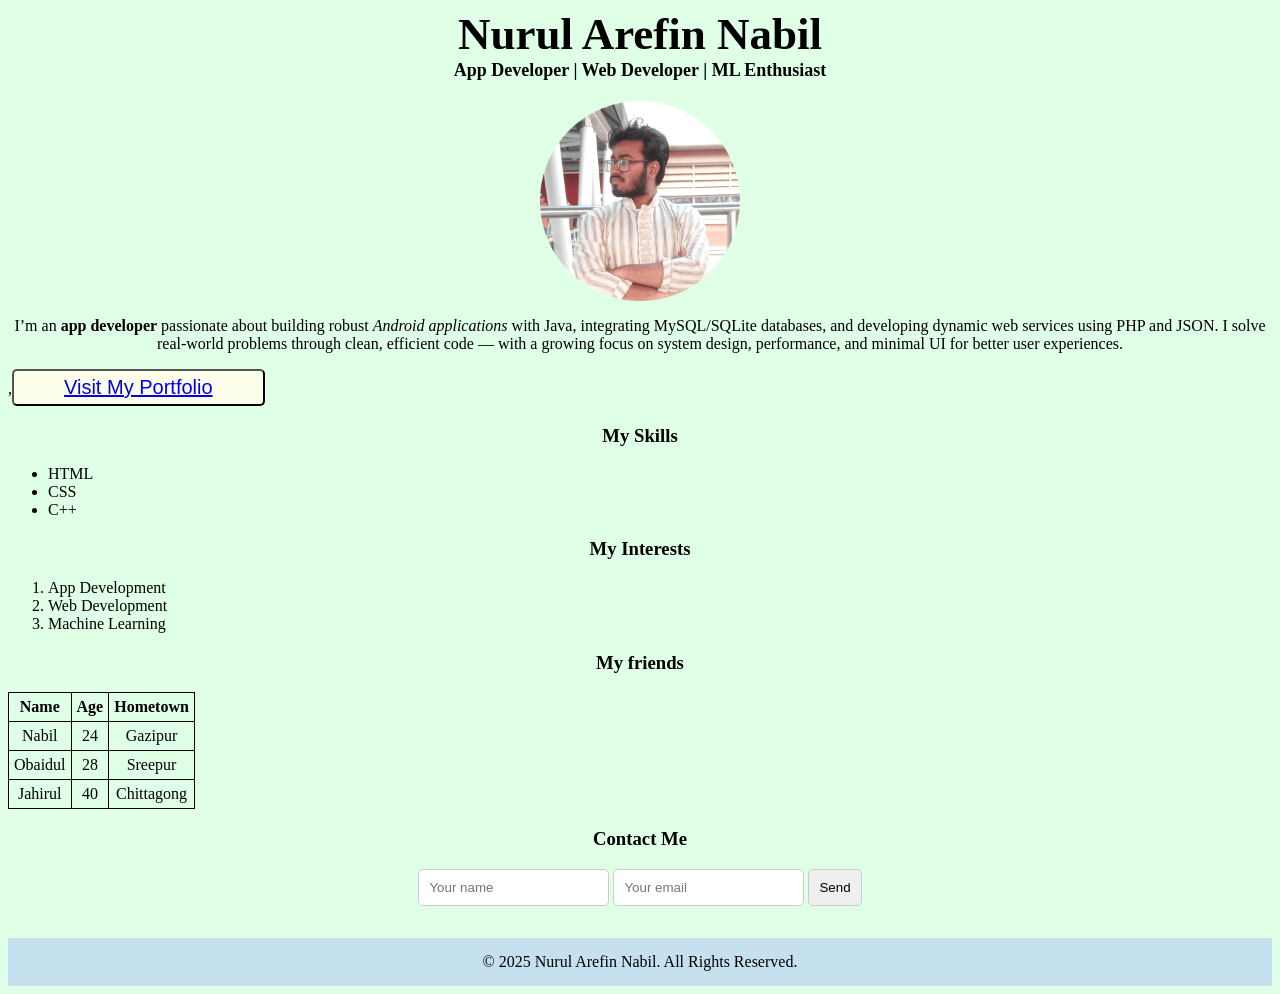
<file: index.html>
<!DOCTYPE html>
<html lang="en">
  <head>
    <meta charset="UTF-8" />
    <meta name="viewport" content="width=device-width, initial-scale=1.0" />
    <title>Nurul Arefin Nabil - Portfolio</title>
  </head>

  <body style="background: #dfffe6; ">
    <header >
      <h1 style="margin: 0; text-align: center; font-size: 45px">Nurul Arefin Nabil</h1>
      <h2 style="margin: 0; text-align: center; font-size: 18px">
        App Developer | Web Developer | ML Enthusiast
      </h2>
    </header>

    <section>
      <img
        style="display: block; margin: auto; margin-top: 20px; width: 200px"
        src="./Image/nabil.png"
        alt="Profile Image"
      />
      <p style="text-align: center">
        I’m an <b> app developer</b> passionate about building robust
        <i>Android applications</i> with Java, integrating MySQL/SQLite
        databases, and developing dynamic web services using PHP and JSON. I
        solve real-world problems through clean, efficient code — with a growing
        focus on system design, performance, and minimal UI for better user
        experiences.
      </p>
      ,<button
        style="
        
          background: #feffea;
          margin: auto;
          font-size: 20px;
          color: white;
          padding: 5px 50px;
          border-radius: 5px;
        "
      >
        <a
          class="button"
          target="_blank"
          href="https://arefin.binarybardbd.com/"
        >
          Visit My Portfolio
        </a>
      </button>
    </section>

    <section>
      <h3 style="text-align: center">My Skills</h3>
      <ul >
        <li>HTML</li>
        <li>CSS</li>
        <li>C++</li>
      </ul>

      <h3 style="text-align: center">My Interests</h3>
      <ol >
        <li>App Development</li>
        <li>Web Development</li>
        <li>Machine Learning</li>
      </ol>

      <h3 style="text-align: center">My friends</h3>
      <style>
        table,
        th,
        td {
          border: 1px solid black;
          border-collapse: collapse;
          text-align: center;
          padding: 5px;
        }
      </style>
      <table >
        <tr>
          <th>Name</th>
          <th>Age</th>
          <th>Hometown</th>
        </tr>
        <tr>
          <td>Nabil</td>
          <td>24</td>
          <td>Gazipur</td>
        </tr>
        <tr>
          <td>Obaidul</td>
          <td>28</td>
          <td>Sreepur</td>
        </tr>
        <tr>
          <td>Jahirul</td>
          <td>40</td>
          <td>Chittagong</td>
        </tr>
      </table>

      <h3 style="text-align: center">Contact Me</h3>
      <form style="text-align: center">
        <input
          style="padding: 10px; border: 1px solid #ccc; border-radius: 5px"
          type="text"
          placeholder="Your name"
          required
        />
        <input
          style="padding: 10px; border: 1px solid #ccc; border-radius: 5px"
          type="email"
          placeholder="Your email"
          required
        />
        <button
          style="padding: 10px; border: 1px solid #ccc; border-radius: 5px"
          type="submit"
        >
          Send
        </button>
      </form>
    </section>

    <footer
      style="
        text-align: center;
        padding: 15px;
        background: #c5e1f0;
        color: rgb(0, 0, 0);
        margin-top: 2rem;
      "
    >
      &copy; 2025 Nurul Arefin Nabil. All Rights Reserved.
    </footer>
  </body>
</html>
</file>
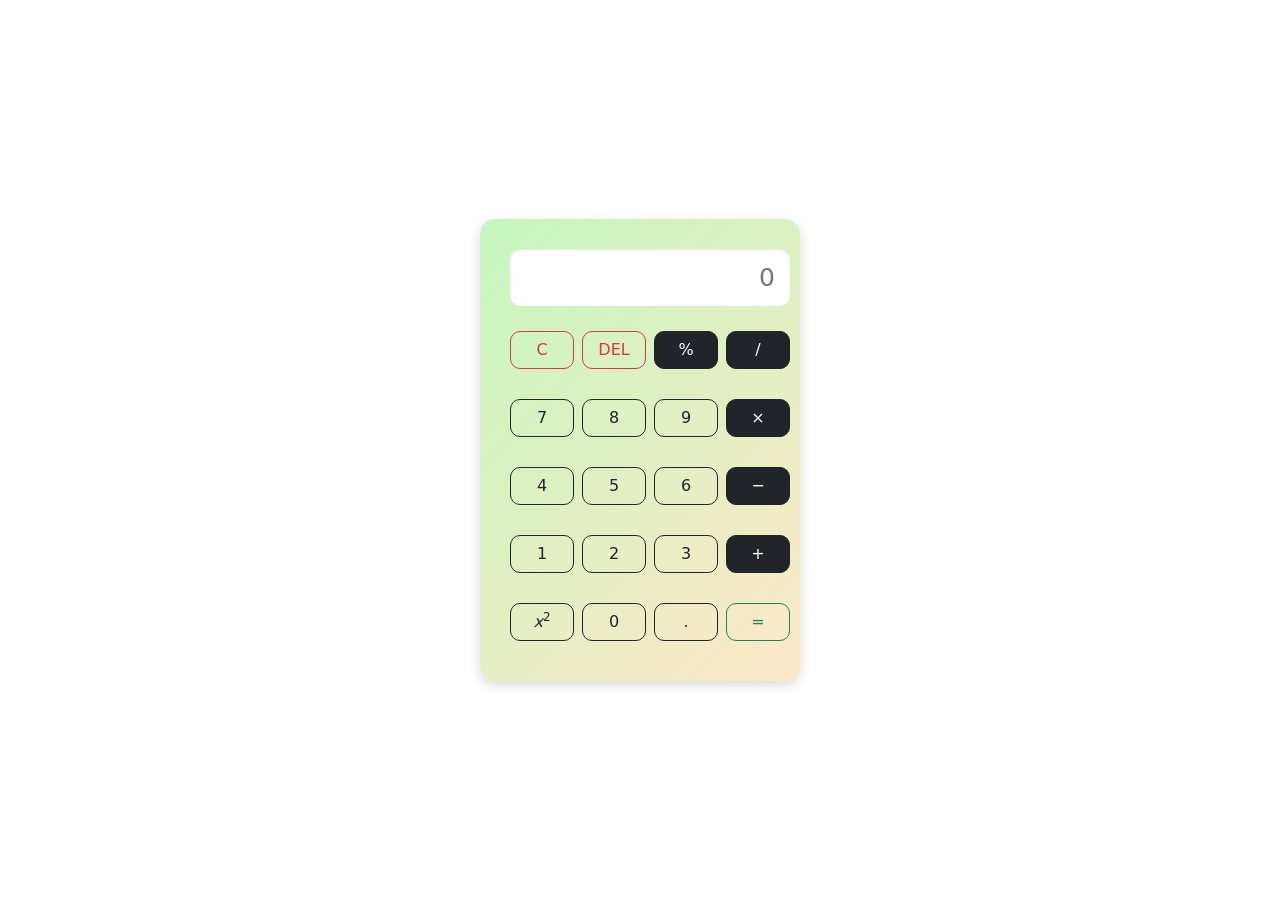
<file: calculator.html>
<!DOCTYPE html>
<html lang="en">

<head>
    <meta charset="UTF-8" />
    <meta name="viewport" content="width=device-width, initial-scale=1.0" />
    <link href="https://cdnjs.cloudflare.com/ajax/libs/bootstrap/5.3.0/css/bootstrap.min.css" rel="stylesheet" />
    <link rel="stylesheet" href="./CSS/calculator.css" />
    <title>Calculator</title>
</head>

<body>
    <div class="container">
        <div class="cont mx-auto text-center">
            <input type="text" class="display" placeholder="0" readonly />


            <div class="row g-2">
                <div class="col-3">
                    <button class="btn btn-outline-danger">C</button>
                </div>
                <div class="col-3">
                    <button class="btn btn-outline-danger">DEL</button>
                </div>
                <div class="col-3"><button class="btn btn-dark">%</button></div>
                <div class="col-3"><button class="btn btn-dark">/</button></div>
            </div>


            <div class="row g-2">
                <div class="col-3">
                    <button class="btn btn-outline-dark">7</button>
                </div>
                <div class="col-3">
                    <button class="btn btn-outline-dark">8</button>
                </div>
                <div class="col-3">
                    <button class="btn btn-outline-dark">9</button>
                </div>
                <div class="col-3"><button class="btn btn-dark">×</button></div>
            </div>


            <div class="row g-2">
                <div class="col-3">
                    <button class="btn btn-outline-dark">4</button>
                </div>
                <div class="col-3">
                    <button class="btn btn-outline-dark">5</button>
                </div>
                <div class="col-3">
                    <button class="btn btn-outline-dark">6</button>
                </div>
                <div class="col-3"><button class="btn btn-dark">−</button></div>
            </div>


            <div class="row g-2">
                <div class="col-3">
                    <button class="btn btn-outline-dark">1</button>
                </div>
                <div class="col-3">
                    <button class="btn btn-outline-dark">2</button>
                </div>
                <div class="col-3">
                    <button class="btn btn-outline-dark">3</button>
                </div>
                <div class="col-3"><button class="btn btn-dark">+</button></div>
            </div>


            <div class="row g-2">
                <div class="col-3">
                    <button class="btn btn-outline-dark"><i>x</i><sup>2</sup></button>
                </div>
                <div class="col-3">
                    <button class="btn btn-outline-dark">0</button>
                </div>
                <div class="col-3">
                    <button class="btn btn-outline-dark">.</button>
                </div>
                <div class="col-3">
                    <button class="btn btn-outline-success">=</button>
                </div>
            </div>
        </div>
    </div>

    <script src="javascript/calculator.js"></script>
</body>

</html>
</file>
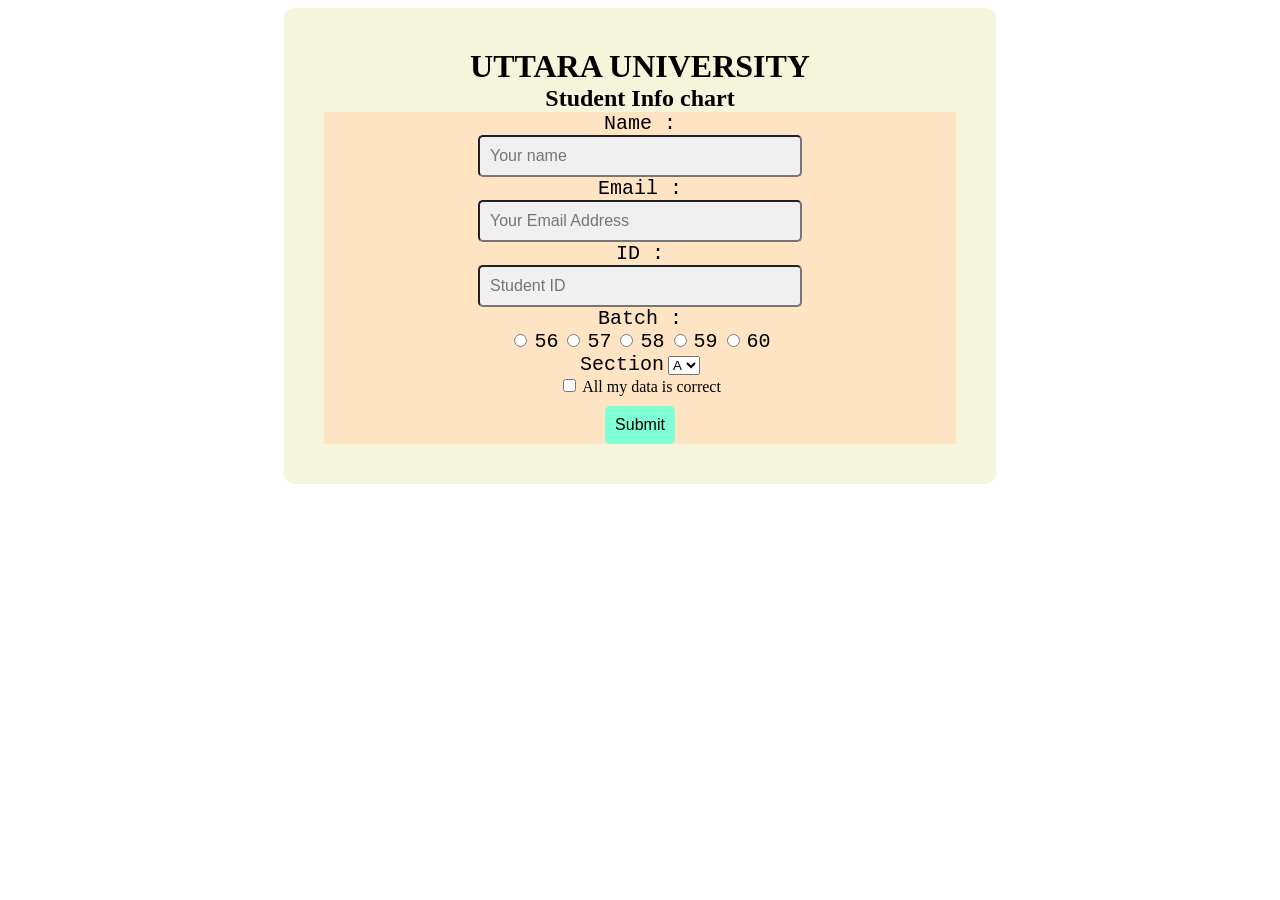
<file: form1.html>
<!DOCTYPE html>
<html lang="en">

<head>
  <meta charset="UTF-8">
  <meta name="viewport" content="width=device-width">
  <title>HTML</title>
  <link rel="stylesheet" href="./CSS/style.css">

</head>

<body>
  <div class="main_div_class">
    <h1 class="student_class">
      UTTARA UNIVERSITY
    </h1>
    <h2 class="student_class">Student Info chart</h2>
    <div class="form_div_class">
      
      <form>
        <label class="level_class">Name :</label><br>
        <input class="text_box_class" type="text" placeholder="Your name" required><br>

        <label class="level_class">Email :</label><br>
        <input class="text_box_class" type="email" placeholder="Your Email Address" required><br>

        <label class="level_class">ID :</label><br>
        <input class="text_box_class" type="number" placeholder="Student ID" required><br>

        <label class="level_class">Batch :</label><br>
        <input type="radio" name="x"> <label class="level_class">56</label>
        <input type="radio" name="x"> <label class="level_class">57</label>
        <input type="radio" name="x"> <label class="level_class">58</label>
        <input type="radio" name="x"> <label class="level_class">59</label>
        <input type="radio" name="x"> <label class="level_class">60</label><br>
        <label class="level_class">Section</label>
        <select>
          <option>A</option>
          <option>B</option>
          <option>C</option>
        </select> <br>

        <input type="checkbox"> <label>All my data is correct</label><br>

        <button class="button_class">
          Submit
        </button>
      </form>


    </div>
  </div>


</body>

</html>
</file>
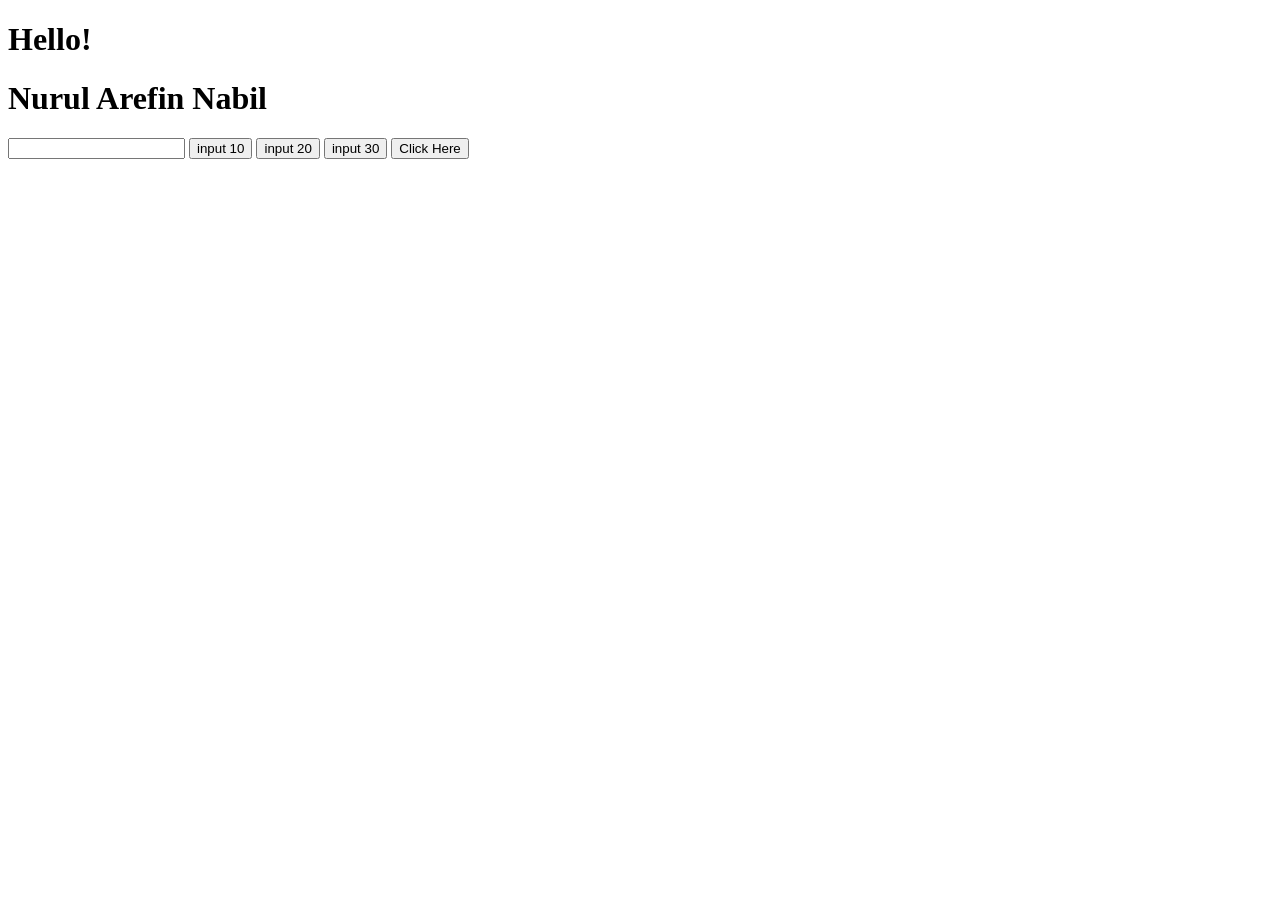
<file: javascript.html>
<!DOCTYPE html>
<html>

<body>
    <h1 id="demo">Hello!</h1>
    <h1 id="name">Nurul Arefin Nabil</h1>

    <input id="text_box">

    <button id="10">input 10</button>
    <button id="20">input 20</button>
    <button id="30">input 30</button>
    



    <button onClick="testFunction();"> Click Here </button>

    <!-- <script>
        

        function testFunction() {
            console.log("Hello World");
            let a = 20;
            let b = 400;
            let c = a + b;
            document.getElementById("demo").innerHTML = "SUM: "+c;

        }

    </script> -->

    <script src="script.js"></script>


</body>

</html>
</file>
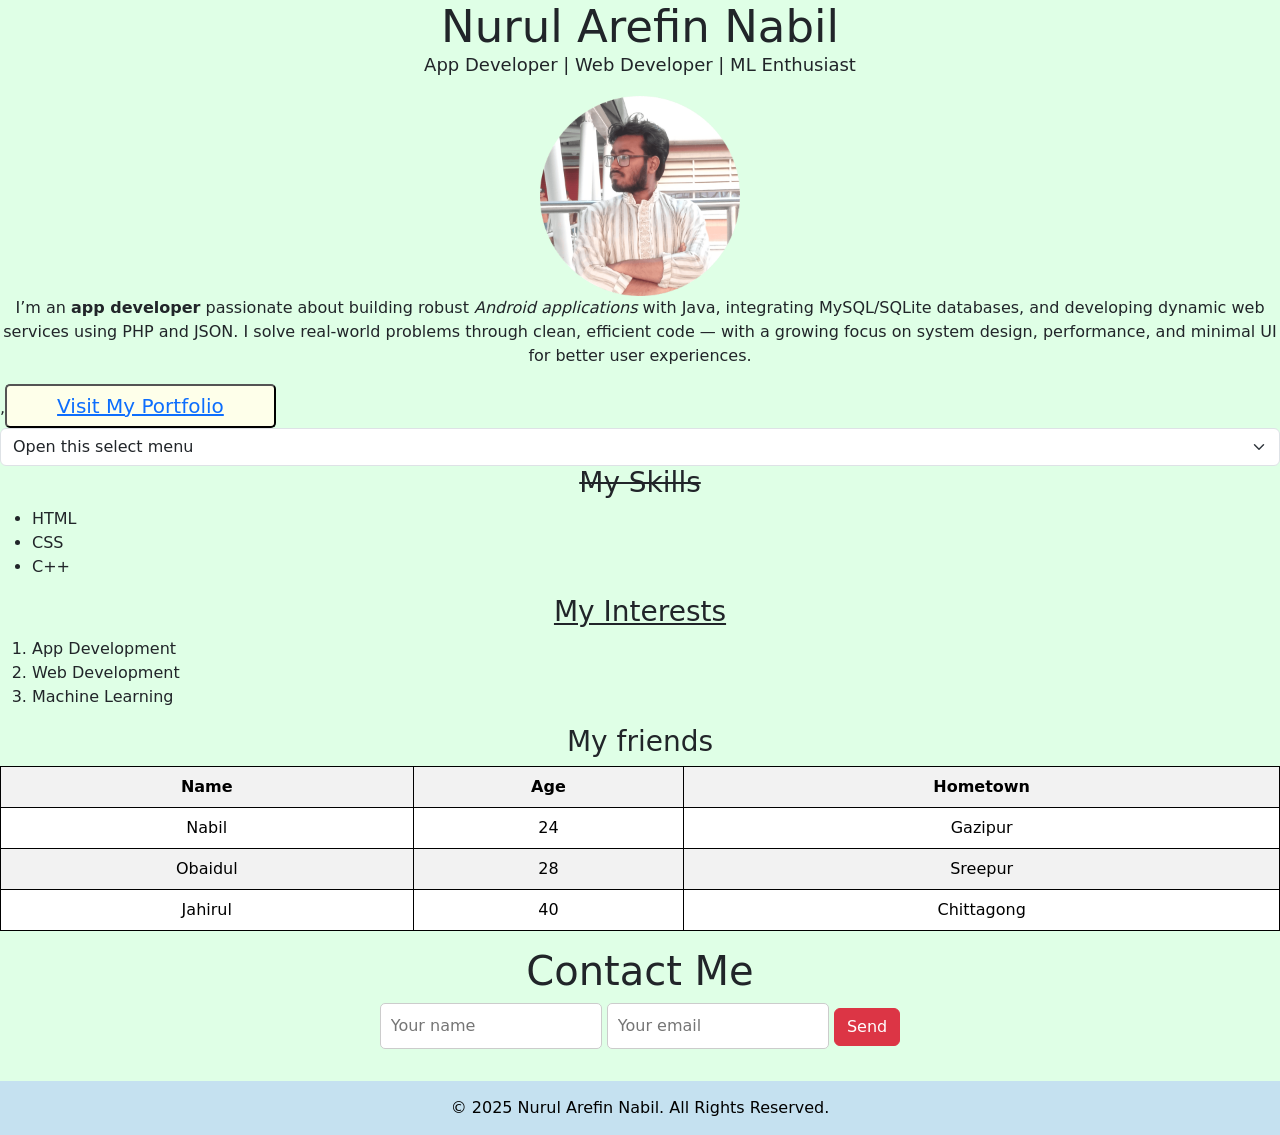
<file: LabReport-1.html>
<!DOCTYPE html>
<html lang="en">

<head>
  <meta charset="UTF-8" />
  <meta name="viewport" content="width=device-width, initial-scale=1">
  <link href="https://cdn.jsdelivr.net/npm/bootstrap@5.0.2/dist/css/bootstrap.min.css" rel="stylesheet"
    integrity="sha384-EVSTQN3/azprG1Anm3QDgpJLIm9Nao0Yz1ztcQTwFspd3yD65VohhpuuCOmLASjC" crossorigin="anonymous">

  <title>Nurul Arefin Nabil - Portfolio</title>
</head>

<body style="background: #dfffe6; ">
  <script src="https://cdn.jsdelivr.net/npm/bootstrap@5.0.2/dist/js/bootstrap.bundle.min.js"
    integrity="sha384-MrcW6ZMFYlzcLA8Nl+NtUVF0sA7MsXsP1UyJoMp4YLEuNSfAP+JcXn/tWtIaxVXM"
    crossorigin="anonymous"></script>



  <header>
    <h1 style="margin: 0; text-align: center; font-size: 45px">Nurul Arefin Nabil</h1>
    <h2 style="margin: 0; text-align: center; font-size: 18px">
      App Developer | Web Developer | ML Enthusiast
    </h2>
  </header>

  <section>
    <img style="display: block; margin: auto; margin-top: 20px; width: 200px" src="./Image/nabil.png"
      alt="Profile Image" />
    <p style="text-align: center">
      I’m an <b> app developer</b> passionate about building robust
      <i>Android applications</i> with Java, integrating MySQL/SQLite
      databases, and developing dynamic web services using PHP and JSON. I
      solve real-world problems through clean, efficient code — with a growing
      focus on system design, performance, and minimal UI for better user
      experiences.
    </p>
    ,<button style="
        
          background: #feffea;
          margin: auto;
          font-size: 20px;
          color: white;
          padding: 5px 50px;
          border-radius: 5px;
        ">
      <a class="button" target="_blank" href="https://arefin.binarybardbd.com/">
        Visit My Portfolio
      </a>
    </button>
  </section>

  <select class="form-select" aria-label="Default select example">
    <option selected>Open this select menu</option>
    <option value="1">One</option>
    <option value="2">Two</option>
    <option value="3">Three</option>
  </select>

  <section>
    <h3 class="text-decoration-line-through" style="text-align: center">My Skills</h3>
    <ul>
      <li>HTML</li>
      <li>CSS</li>
      <li>C++</li>
    </ul>

    <h3 class="text-decoration-underline" style="text-align: center">My Interests</h3>
    <ol>
      <li>App Development</li>
      <li>Web Development</li>
      <li>Machine Learning</li>
    </ol>

    <h3 style="text-align: center">My friends</h3>
    <style>
      table,
      th,
      td {
        border: 1px solid black;
        border-collapse: collapse;
        text-align: center;
        padding: 5px;
      }
    </style>
    <table class="table table-striped">
      <tr>
        <th>Name</th>
        <th>Age</th>
        <th>Hometown</th>
      </tr>
      <tr>
        <td>Nabil</td>
        <td>24</td>
        <td>Gazipur</td>
      </tr>
      <tr>
        <td>Obaidul</td>
        <td>28</td>
        <td>Sreepur</td>
      </tr>
      <tr>
        <td>Jahirul</td>
        <td>40</td>
        <td>Chittagong</td>
      </tr>
    </table>

    <h3 class="display-6" style="text-align: center">Contact Me</h3>
    <form style="text-align: center">
      <input style="padding: 10px; border: 1px solid #ccc; border-radius: 5px" type="text" placeholder="Your name"
        required />
      <input style="padding: 10px; border: 1px solid #ccc; border-radius: 5px" type="email" placeholder="Your email"
        required />
      <button type="button" class="btn btn-danger" >
        Send
      </button>
    </form>
  </section>

  <footer style="
        text-align: center;
        padding: 15px;
        background: #c5e1f0;
        color: rgb(0, 0, 0);
        margin-top: 2rem;
      ">
    &copy; 2025 Nurul Arefin Nabil. All Rights Reserved.
  </footer>
</body>

</html>
</file>
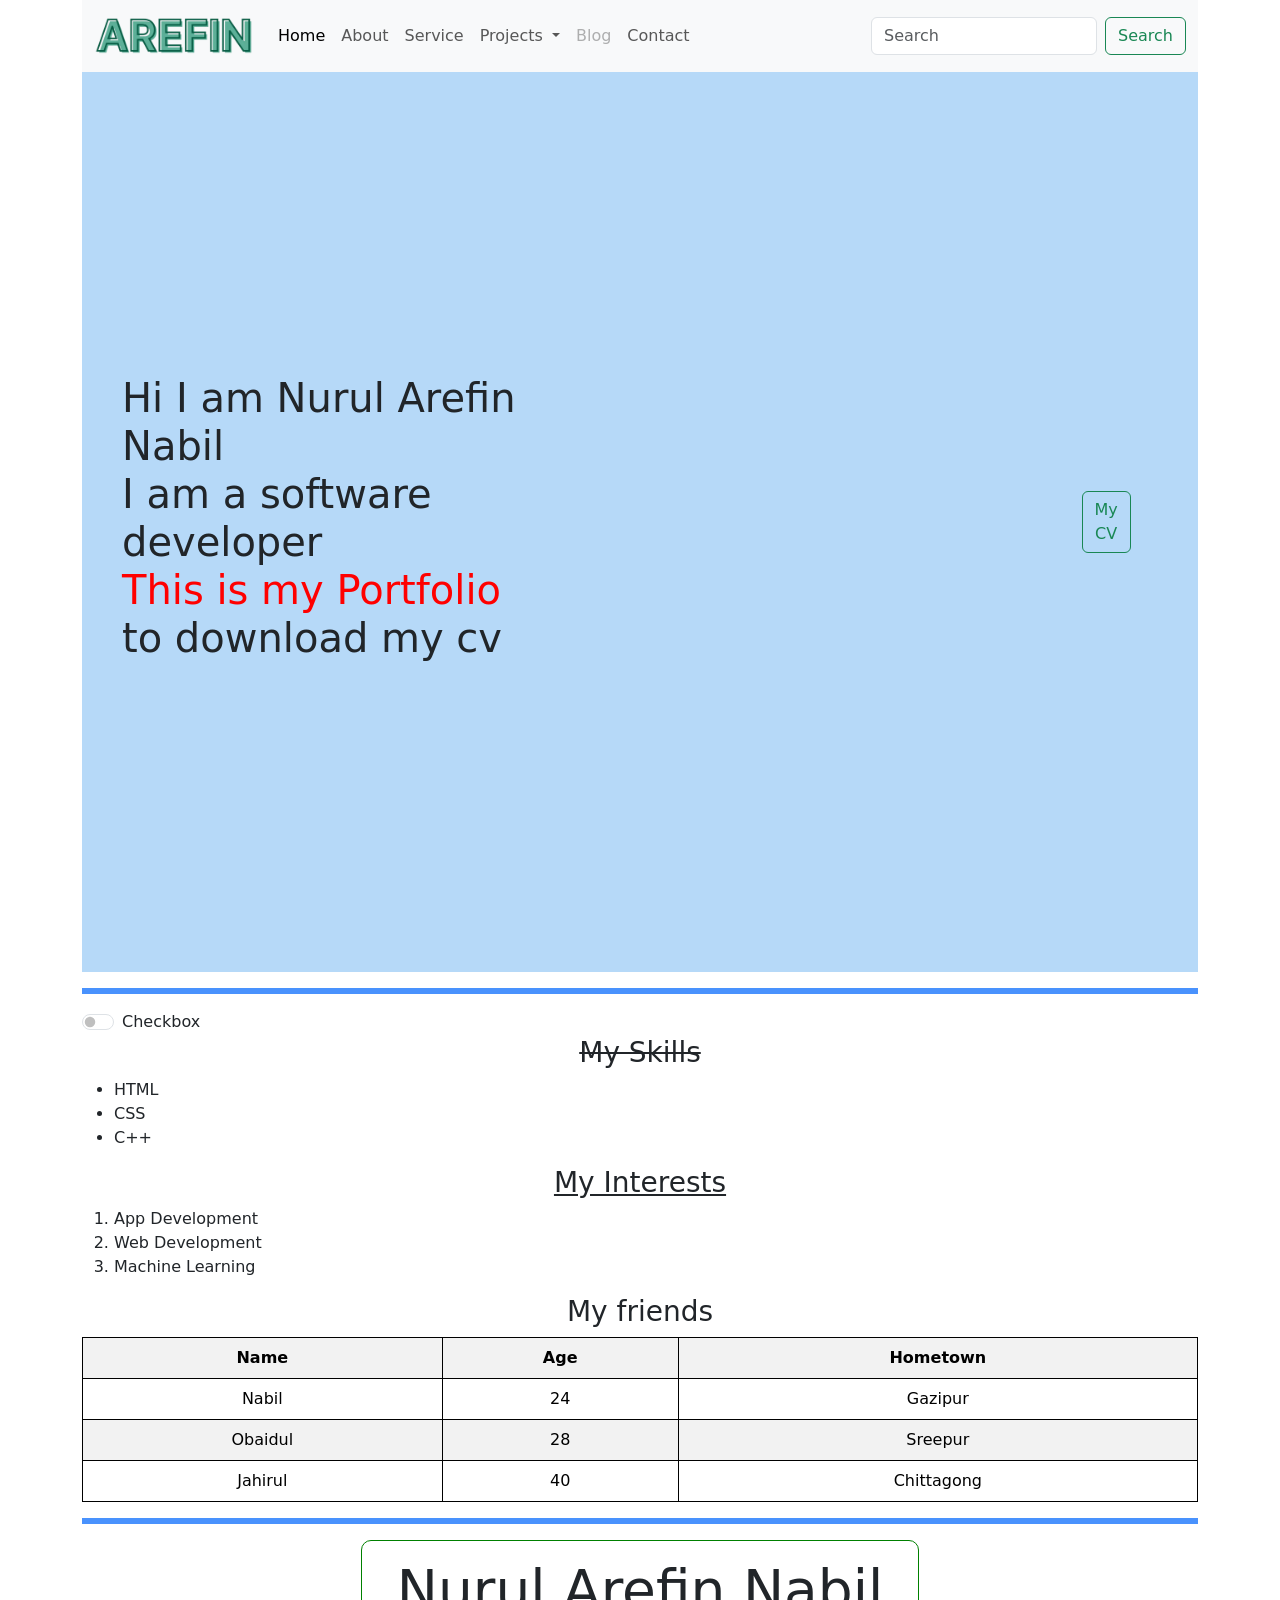
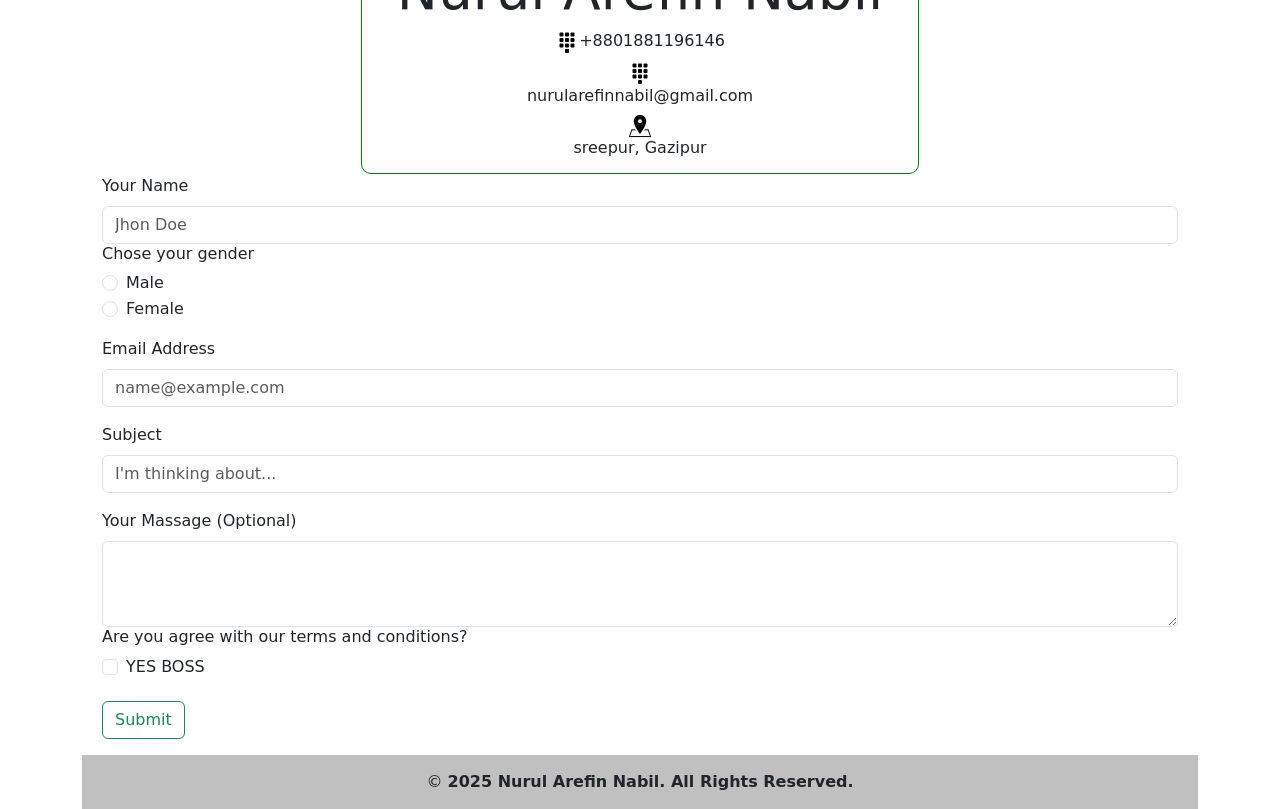
<file: practice.html>
<!DOCTYPE html>
<html lang="en">

<head>
    <meta charset="utf-8" />
    <meta name="viewport" content="width=device-width, initial-scale=1" />
    <title>Arefin Nabil</title>

    <link href="https://cdn.jsdelivr.net/npm/bootstrap@5.2.3/dist/css/bootstrap.min.css" rel="stylesheet"
        integrity="sha384-rbsA2VBKQhggwzxH7pPCaAqO46MgnOM80zW1RWuH61DGLwZJEdK2Kadq2F9CUG65" crossorigin="anonymous" />

    <link rel="stylesheet" href="./CSS/style2.css" />
</head>

<body>
    <script src="https://cdn.jsdelivr.net/npm/bootstrap@5.2.3/dist/js/bootstrap.bundle.min.js"
        integrity="sha384-kenU1KFdBIe4zVF0s0G1M5b4hcpxyD9F7jL+jjXkk+Q2h455rYXK/7HAuoJl+0I4"
        crossorigin="anonymous"></script>
    <div class="container">
        <nav class="navbar navbar-expand-lg bg-light">
            <div class="container-fluid">
                <a class="navbar-brand" href="https://arefin.binarybardbd.com/">
                    <img class="home_img" src="./Image/logo.png" alt="Profile Image" />
                </a>
                <button class="navbar-toggler" type="button" data-bs-toggle="collapse"
                    data-bs-target="#navbarSupportedContent" aria-controls="navbarSupportedContent"
                    aria-expanded="false" aria-label="Toggle navigation">
                    <span class="navbar-toggler-icon"></span>
                </button>
                <div class="collapse navbar-collapse" id="navbarSupportedContent">
                    <ul class="navbar-nav me-auto mb-2 mb-lg-0">
                        <li class="nav-item">
                            <a class="nav-link active" aria-current="page" href="#"
                                onclick="window.location.reload(true);">Home</a>
                        </li>
                        <li class="nav-item">
                            <a class="nav-link" href="#">About</a>
                        </li>
                        <li class="nav-item">
                            <a class="nav-link" href="#">Service</a>
                        </li>
                        <li class="nav-item dropdown">
                            <a class="nav-link dropdown-toggle" href="#" role="button" data-bs-toggle="dropdown"
                                aria-expanded="false">
                                Projects
                            </a>
                            <ul class="dropdown-menu">
                                <li><a class="dropdown-item"
                                        href="https://arefin.binarybardbd.com/projects/">JULY2024</a>
                                </li>
                                <li>
                                    <a class="dropdown-item" href="https://snakesofbd.binarybardbd.com/">সাপ ও সর্পদংশনে
                                        সচেতনতা</a>
                                </li>
                                <li>
                                    <hr class="dropdown-divider" />
                                </li>
                                <li><a class="dropdown-item" href="https://arefin.binarybardbd.com/projects/">Safe
                                        Road</a>
                                </li>
                            </ul>
                        </li>
                        <li class="nav-item">
                            <a class="nav-link disabled">Blog</a>
                        </li>
                        <li class="nav-item">
                            <a class="nav-link" href="#">Contact</a>
                        </li>
                    </ul>
                    <form class="d-flex" role="search">
                        <input class="form-control me-2" type="search" placeholder="Search" aria-label="Search" />
                        <button class="btn btn-outline-success" type="submit">
                            Search
                        </button>
                    </form>
                </div>
            </div>
        </nav>

        <div class="background">
            <div class="row">
                <div class="col-md-11">
                                <h1>
                Hi I am Nurul Arefin Nabil<br />
                I am a software developer<br />
                <span style="color: red">This is my Portfolio</span><br />
                to download my cv
            </h1>
                </div>
            </div>
            <div class="row">
                <div class="col-md-1">
                    
            <button type="button" class="btn btn-outline-success">My CV</button>
                </div>
            </div>


        </div>

        <hr class="border border-primary border-3 opacity-75" />


        <div class="form-check form-switch">
            <input class="form-check-input" type="checkbox" id="flexSwitchCheckDefault">
            <label class="form-check-label" for="flexSwitchCheckDefault">Checkbox</label>
        </div>



        <section>
            <h3 class="text-decoration-line-through" style="text-align: center">My Skills</h3>
            <ul>
                <li>HTML</li>
                <li>CSS</li>
                <li>C++</li>
            </ul>

            <h3 class="text-decoration-underline" style="text-align: center">My Interests</h3>
            <ol>
                <li>App Development</li>
                <li>Web Development</li>
                <li>Machine Learning</li>
            </ol>

            <h3 style="text-align: center">My friends</h3>
            <style>
                table,
                th,
                td {
                    border: 1px solid black;
                    border-collapse: collapse;
                    text-align: center;
                    padding: 5px;
                }
            </style>
            <table class="table table-striped">
                <tr>
                    <th>Name</th>
                    <th>Age</th>
                    <th>Hometown</th>
                </tr>
                <tr>
                    <td>Nabil</td>
                    <td>24</td>
                    <td>Gazipur</td>
                </tr>
                <tr>
                    <td>Obaidul</td>
                    <td>28</td>
                    <td>Sreepur</td>
                </tr>
                <tr>
                    <td>Jahirul</td>
                    <td>40</td>
                    <td>Chittagong</td>
                </tr>
            </table>




            <hr class="border border-primary border-3 opacity-75" />

            <div class="conatact">
                <p>
                    <span>
                        <h1 style="font-size: 55px;">Nurul Arefin Nabil</h1>
                    </span>
                <div class="number">
                    <img src="/Image/num.png" style="width: 24px; height: 24px;">
                    <h6>+8801881196146<br></h6>
                </div>
                <div class="number2">
                    <img src="/Image/num.png" style="width: 24px; height: 24px;">
                    <h6>nurularefinnabil@gmail.com<br></h6>
                </div>
                <div class="number3">
                    <img src="/Image/address.png" style="width: 24px; height: 24px;">
                    <h6>sreepur, Gazipur<br></h6>
                </div>
                </p>
            </div>
            <div class="mb-3">
                <label for="exampleFormControlInput1" class="form-label">Your Name</label>
                <input type="email" class="form-control" id="exampleFormControlInput1" placeholder="Jhon Doe" />
                
            <h6 class="gender">Chose your gender</h6>
            <div class="form-check">
                <input class="form-check-input" type="radio" name="exampleRadios" id="exampleRadios2" value="option2">
                <label class="form-check-label" for="exampleRadios2">
                    Male
                </label>
            </div>
            <div class="form-check">
                <input class="form-check-input" type="radio" name="exampleRadios" id="exampleRadios2" value="option2">
                <label class="form-check-label" for="exampleRadios2">
                    Female
                </label>
            </div>

            </div>
            <div class="mb-3">
                <label for="exampleFormControlInput1" class="form-label">Email Address</label>
                <input type="email" class="form-control" id="exampleFormControlInput1" placeholder="name@example.com" />
            </div>
            <div class="mb-3">
                <label for="exampleFormControlInput1" class="form-label">Subject</label>
                <input type="email" class="form-control" id="exampleFormControlInput1"
                    placeholder="I'm thinking about..." />
            </div>

            <div class="mb-3">
                <label for="exampleFormControlTextarea1" class="form-label">Your Massage (Optional)</label>
                <textarea class="form-control" id="exampleFormControlTextarea1" rows="3"></textarea>
                <h6 class="gender">Are you agree with our terms and conditions?</h6>
                <div class="form-check">
                    <input class="form-check-input" type="checkbox" value="" id="flexCheckDefault">
                    <label class="form-check-label" for="flexCheckDefault">
                        YES BOSS
                    </label>
                </div>
                <button type="button" class="btn btn-outline-success" style="margin-top: 20px">
                    Submit
                </button>
            </div>
            <footer class="footer">
                &copy; <b>2025 Nurul Arefin Nabil. All Rights Reserved.</b>
            </footer>
    </div>
</body>

</html>
</file>
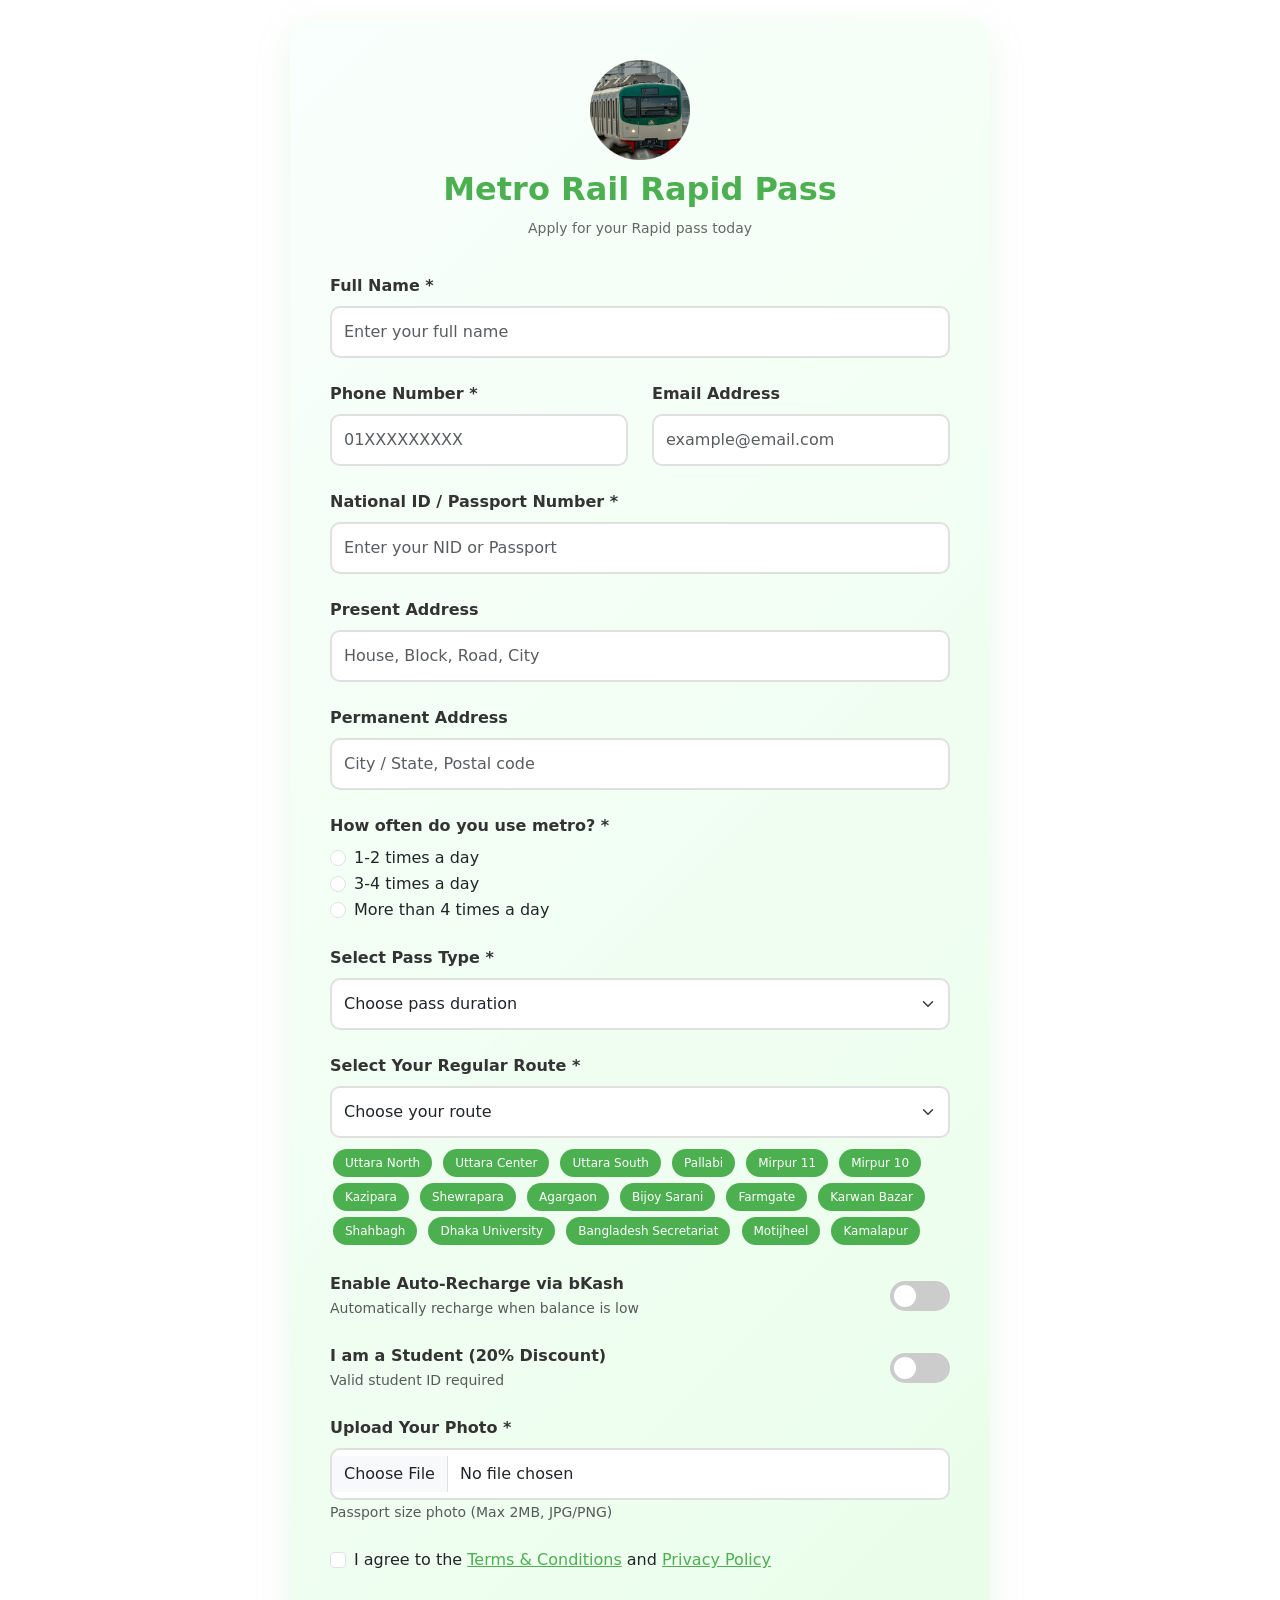
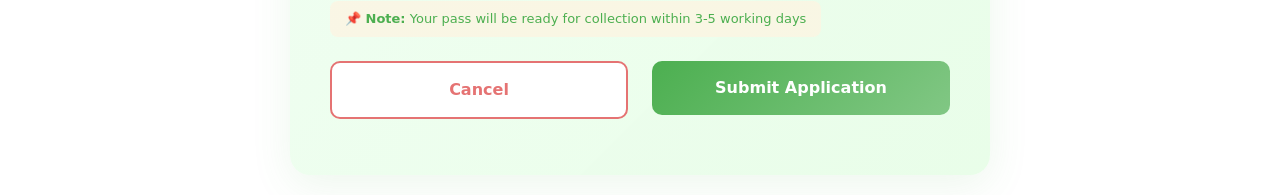
<file: Rapid_Pass_Application.html>
<!DOCTYPE html>
<html lang="en">
  <head>
    <meta charset="UTF-8" />
    <meta name="viewport" content="width=device-width, initial-scale=1.0" />
    <title>Metro Rail Rapid Pass Application</title>
    <link
      href="https://cdnjs.cloudflare.com/ajax/libs/bootstrap/5.3.0/css/bootstrap.min.css"
      rel="stylesheet"
    />
    <link rel="stylesheet" href="./CSS/rapid_pass.css" />
  </head>
  <body>
    <div class="container">
      <div
        class="form-container"
        style="
          background: linear-gradient(135deg, #f6fffba8 0%, #defddeab 100%);
        "
      >
        <div class="header">
          <img class="img" src="./Image/metro.png" />
          <h2>Metro Rail Rapid Pass</h2>
          <p>Apply for your Rapid pass today</p>
        </div>

        <form id="rapidPassForm">
          <div class="mb-4">
            <label class="form-label">Full Name *</label>
            <input
              type="text"
              class="form-control"
              required
              placeholder="Enter your full name"
            />
          </div>

          <div class="row mb-4">
            <div class="col-md-6">
              <label class="form-label">Phone Number *</label>
              <input
                type="tel"
                class="form-control"
                required
                placeholder="01XXXXXXXXX"
              />
            </div>
            <div class="col-md-6">
              <label class="form-label">Email Address</label>
              <input
                type="email"
                class="form-control"
                placeholder="example@email.com"
              />
            </div>
          </div>

          <div class="mb-4">
            <label class="form-label">National ID / Passport Number *</label>
            <input
              type="text"
              class="form-control"
              required
              placeholder="Enter your NID or Passport"
            />
          </div>

          <div class="mb-4">
            <label class="form-label">Present Address</label>
            <input
              type="text"
              class="form-control"
              required
              placeholder="House, Block, Road, City"
            />
          </div>

          <div class="mb-4">
            <label class="form-label">Permanent Address</label>
            <input
              type="text"
              class="form-control"
              required
              placeholder="City / State, Postal code"
            />
          </div>

          <div class="mb-4">
            <label class="form-label">How often do you use metro? *</label>
            <div>
              <div class="form-check">
                <input
                  class="form-check-input"
                  type="radio"
                  name="metroUsage"
                  id="metro1"
                  value="1-2"
                />
                <label class="form-check-label" for="metro1"
                  >1-2 times a day</label
                >
              </div>
              <div class="form-check">
                <input
                  class="form-check-input"
                  type="radio"
                  name="metroUsage"
                  id="metro2"
                  value="3-4"
                />
                <label class="form-check-label" for="metro2"
                  >3-4 times a day</label
                >
              </div>
              <div class="form-check">
                <input
                  class="form-check-input"
                  type="radio"
                  name="metroUsage"
                  id="metro3"
                  value="more"
                />
                <label class="form-check-label" for="metro3"
                  >More than 4 times a day</label
                >
              </div>
            </div>
          </div>

          <div class="mb-4">
            <label class="form-label">Select Pass Type *</label>
            <select class="form-select" required>
              <option value="">Choose pass duration</option>
              <option value="weekly">Weekly Pass - 500 BDT</option>
              <option value="monthly">Monthly Pass - 1,800 BDT</option>
              <option value="quarterly">Quarterly Pass - 5,000 BDT</option>
              <option value="yearly">Yearly Pass - 18,000 BDT</option>
            </select>
          </div>

          <div class="mb-4">
            <label class="form-label">Select Your Regular Route *</label>
            <select class="form-select" required id="routeSelect">
              <option value="">Choose your route</option>
              <option value="uttara-motijheel">Uttara North ⇄ Motijheel</option>
              <option value="uttara-kamalapur">Uttara North ⇄ Kamalapur</option>
              <option value="agargaon-motijheel">Agargaon ⇄ Motijheel</option>
              <option value="farmgate-motijheel">Farmgate ⇄ Motijheel</option>
              <option value="kawranbazar-kamalapur">
                Kawran Bazar ⇄ Kamalapur
              </option>
              <option value="custom">Custom Route</option>
            </select>
            <div class="mt-2">
              <span class="route-badge">Uttara North</span>
              <span class="route-badge">Uttara Center</span>
              <span class="route-badge">Uttara South</span>
              <span class="route-badge">Pallabi</span>
              <span class="route-badge">Mirpur 11</span>
              <span class="route-badge">Mirpur 10</span>
              <span class="route-badge">Kazipara</span>
              <span class="route-badge">Shewrapara</span>
              <span class="route-badge">Agargaon</span>
              <span class="route-badge">Bijoy Sarani</span>
              <span class="route-badge">Farmgate</span>
              <span class="route-badge">Karwan Bazar</span>
              <span class="route-badge">Shahbagh</span>
              <span class="route-badge">Dhaka University</span>
              <span class="route-badge">Bangladesh Secretariat</span>
              <span class="route-badge">Motijheel</span>
              <span class="route-badge">Kamalapur</span>
            </div>
          </div>

          <div class="mb-4">
            <div class="d-flex justify-content-between align-items-center">
              <div>
                <label class="form-label mb-0"
                  >Enable Auto-Recharge via bKash</label
                >
                <div>
                  <small class="text-muted"
                    >Automatically recharge when balance is low</small
                  >
                </div>
              </div>
              <label class="toggle-switch">
                <input type="checkbox" id="autoRecharge" />
                <span class="slider"></span>
              </label>
            </div>
          </div>

          <div id="bkashSection" style="display: none">
            <div
              class="mb-4 p-3"
              style="
                background-color: #fff3e0ab;
                border-radius: 10px;
                border-left: 4px solid #ff990080;
              "
            >
              <label class="form-label">bKash Account Number</label>
              <input
                type="tel"
                class="form-control"
                placeholder="01XXXXXXXXX"
              />
              <small class="text-muted"
                >You will receive a PIN via SMS for verification</small
              >
            </div>
          </div>

          <div class="mb-4">
            <div class="d-flex justify-content-between align-items-center">
              <div>
                <label class="form-label mb-0"
                  >I am a Student (20% Discount)</label
                >
                <div>
                  <small class="text-muted">Valid student ID required</small>
                </div>
              </div>
              <label class="toggle-switch">
                <input type="checkbox" id="studentDiscount" />
                <span class="slider"></span>
              </label>
            </div>
          </div>

          <div id="studentSection" style="display: none">
            <div
              class="mb-4 p-3"
              style="
                background-color: #fff3e0ab;
                border-radius: 10px;
                border-left: 4px solid #ff990080;
              "
            >
              <label class="form-label">Student ID Number</label>
              <input
                type="text"
                class="form-control"
                placeholder="Enter your student ID"
              />
              <label class="form-label mt-3">University Name</label>
              <input
                type="text"
                class="form-control"
                placeholder="Enter your university name"
              />
            </div>
          </div>

          <div class="mb-4">
            <label class="form-label">Upload Your Photo *</label>
            <input type="file" class="form-control" accept="image/*" required />
            <small class="text-muted"
              >Passport size photo (Max 2MB, JPG/PNG)</small
            >
          </div>

          <div class="mb-4">
            <div class="form-check">
              <input
                class="form-check-input"
                type="checkbox"
                id="termsCheck"
                required
              />
              <label class="form-check-label" for="termsCheck">
                I agree to the
                <a href="#" style="color: var(--primary-green)"
                  >Terms & Conditions</a
                >
                and
                <a href="#" style="color: var(--primary-green)"
                  >Privacy Policy</a
                >
              </label>
            </div>
          </div>

          <div class="info-badge mb-4">
            <strong>📌 Note:</strong> Your pass will be ready for collection
            within 3-5 working days
          </div>

          <!-- Buttons -->
          <div class="row">
            <div class="col-md-6 mb-3">
              <button
                type="button"
                class="btn-cancel"
                onclick="window.location.reload();"
              >
                Cancel
              </button>
            </div>
            <div class="col-md-6 mb-3">
              <button
                type="submit"
                class="btn-submit"
                onclick="window.location.reload();"
              >
                Submit Application
              </button>
            </div>
          </div>
        </form>
      </div>
    </div>

    <script src="https://cdnjs.cloudflare.com/ajax/libs/bootstrap/5.3.0/js/bootstrap.bundle.min.js"></script>
    <script>
      // Toggle bKash section
      document
        .getElementById("autoRecharge")
        .addEventListener("change", function () {
          const bkashSection = document.getElementById("bkashSection");
          bkashSection.style.display = this.checked ? "block" : "none";
        });

      // Toggle student section
      document
        .getElementById("studentDiscount")
        .addEventListener("change", function () {
          const studentSection = document.getElementById("studentSection");
          studentSection.style.display = this.checked ? "block" : "none";
        });
    </script>
  </body>
</html>
</file>
<file: CSS/calculator.css>
body {
    height: 100vh;
    display: flex;
    justify-content: center;
    align-items: center;
}

.display {
    font-size: 25px;
    border: none;
    margin: 10px;
    padding: 10px;
}

.cont {
    max-width: 320px;
    width: 100%;
    padding: 20px;
    border-radius: 15px;
    box-shadow: 0 4px 12px rgba(0, 0, 0, 0.15);
    background: linear-gradient(135deg, #c5f7be 0%, #fde8c8 100%);
}

.display {
    width: 100%;
    text-align: right;
    border: none;
    outline: none;
    background: white;
    padding: 10px 15px;
    margin-bottom: 15px;
    border-radius: 10px;
    box-shadow: inset 0 1px 3px rgba(0, 0, 0, 0.1);
}

button {
    width: 100%;
    font-size: 20px;
    padding: 12px;
    border-radius: 10px !important;
    margin: 10px;
}

.row {
    margin-bottom: 10px;
}
</file>
<file: CSS/style.css>
.student_class {
    text-align: center;
    padding: 0px;
    margin: 0px;
}

.main_div_class {
    background-color: beige;
    padding: 40px;
    margin: 15px;
    border-radius: 10px;
    margin: auto;
    width: 50%;

}

.form_div_class {
    background-color: bisque;
    text-align: center;
}

.text_box_class {
    background-color: rgb(240, 240, 240);
    padding: 10px;
    width: 300px;
    border-radius: 5px;
    font-size: 16px;
    font-family: 'Gill Sans', 'Gill Sans MT', Calibri, 'Trebuchet MS', sans-serif;
}

.level_class {
    font-size: 20px;
    font-family: 'Courier New', Courier, monospace;

}

.button_class {
    border: 0px;
    border-radius: 5px;
    font-size: 16px;
    padding: 10px;
    margin-top: 10px;
    background-color: aquamarine;
}
</file>
<file: CSS/style2.css>
.logo {
  width: 60px;
  margin: 10px 0px 10px 60px;
  border: 1px solid white;
}

.menu_item {
  list-style: none;
  display: inline-flex;

  align-items: center;
  margin-right: 50px;
  padding: 5px;
  gap: 30px;
  font-size: 20px;
  border: 1px solid white;
}
.mb-3 {
  padding: 0px 20px 0px 20px;
}

.menu {
  display: flex;
  justify-content: space-between;
  align-items: center;
  background-color: rgba(55, 87, 8, 0.356);
  border: 1px solid white;
}

.home_img {
  display: block;
  margin: auto;
  width: 160px;
}

.top {
  display: flexbox;
  justify-content: space-between;
}

.background {
  background-color: rgba(144, 198, 245, 0.658);
  height: 100vh;
  width: 100%;
  padding: 40px;
  display: flex;
  justify-content: space-between;
  align-items: center;
}

.conatact {
  text-align: center;
  margin: 20px;
  border: 1px solid green;
  border-radius: 10px;
  width: 50%;
  margin: 0 auto;
}

.footer {
  text-align: center;
  background-color: rgb(192, 192, 192);
  padding: 15px;
}

.number {
  display: inline-flex;
}
</file>
<file: CSS/rapid_pass.css>
:root {
    --primary-green: #4caf50;
    --light-green: #81c784;
    --soft-red: #e57373;
    --bg-light: #f1f8f4;
}

body {
    position: relative;
    min-height: 100vh;
}

body::before {
    content: "";
    position: fixed;
    top: 0;
    left: 0;
    width: 100%;
    height: 100%;
    background-image: url("https://assignment.binarybardbd.com/Image/bg.jpg");
    background-size: cover;
    background-position: center;
    background-repeat: no-repeat;
    opacity: 0.3;
    z-index: -1;
}

.form-container {
   
    max-width: 700px;
    margin: 0 auto;
    margin-top: 20px;
    margin-bottom: 20px;
    background: white;
    border-radius: 20px;
    padding: 40px;
    box-shadow: 0 10px 40px rgba(76, 175, 80, 0.1);
}

.img {
    width: 100px;
    padding-bottom: 10px;
}

.header {
    text-align: center;
    margin-bottom: 35px;
}

.header h2 {
    color: var(--primary-green);
    font-weight: 700;
    margin-bottom: 10px;
}

.header p {
    color: #666;
    font-size: 14px;
}

.form-label {
    font-weight: 600;
    color: #333;
    margin-bottom: 8px;
}

.form-control,
.form-select {
    border: 2px solid #e0e0e0;
    border-radius: 10px;
    padding: 12px;
    transition: all 0.3s;
}

.form-control:focus,
.form-select:focus {
    border-color: var(--light-green);
    box-shadow: 0 0 0 0.2rem rgba(129, 199, 132, 0.25);
}

.toggle-switch {
    position: relative;
    display: inline-block;
    width: 60px;
    height: 30px;
}

.toggle-switch input {
    opacity: 0;
    width: 0;
    height: 0;
}

.slider {
    position: absolute;
    cursor: pointer;
    top: 0;
    left: 0;
    right: 0;
    bottom: 0;
    background-color: #ccc;
    transition: 0.4s;
    border-radius: 30px;
}

.slider:before {
    position: absolute;
    content: "";
    height: 22px;
    width: 22px;
    left: 4px;
    bottom: 4px;
    background-color: white;
    transition: 0.4s;
    border-radius: 50%;
}

input:checked+.slider {
    background-color: var(--primary-green);
}

input:checked+.slider:before {
    transform: translateX(30px);
}

.card-option {
    border: 2px solid #e0e0e0;
    border-radius: 15px;
    padding: 20px;
    margin-bottom: 15px;
    transition: all 0.3s;
    cursor: pointer;
}

.card-option:hover {
    border-color: var(--light-green);
    background-color: #f1f8f4;
}

.card-option input[type="radio"]:checked~.card-body {
    background-color: #e8f5e9;
}

.btn-submit {
    background: linear-gradient(135deg,
            var(--primary-green) 0%,
            var(--light-green) 100%);
    border: none;
    color: white;
    padding: 15px 40px;
    border-radius: 10px;
    font-weight: 600;
    font-size: 16px;
    transition: all 0.3s;
    width: 100%;
}

.btn-submit:hover {
    transform: translateY(-2px);
    box-shadow: 0 5px 20px rgba(76, 175, 80, 0.3);
}

.btn-cancel {
    background-color: white;
    border: 2px solid var(--soft-red);
    color: var(--soft-red);
    padding: 15px 40px;
    border-radius: 10px;
    font-weight: 600;
    font-size: 16px;
    transition: all 0.3s;
    width: 100%;
}

.btn-cancel:hover {
    background-color: var(--soft-red);
    color: white;
}

.info-badge {
    background-color: #fff3e0ab;
    color: var(--primary-green);
    padding: 8px 15px;
    border-radius: 8px;
    font-size: 13px;
    display: inline-block;
    margin-top: 5px;
}

.route-badge {
    background-color: var(--primary-green);
    color: white;
    padding: 5px 12px;
    border-radius: 20px;
    font-size: 12px;
    margin: 3px;
    display: inline-block;
}
</file>
